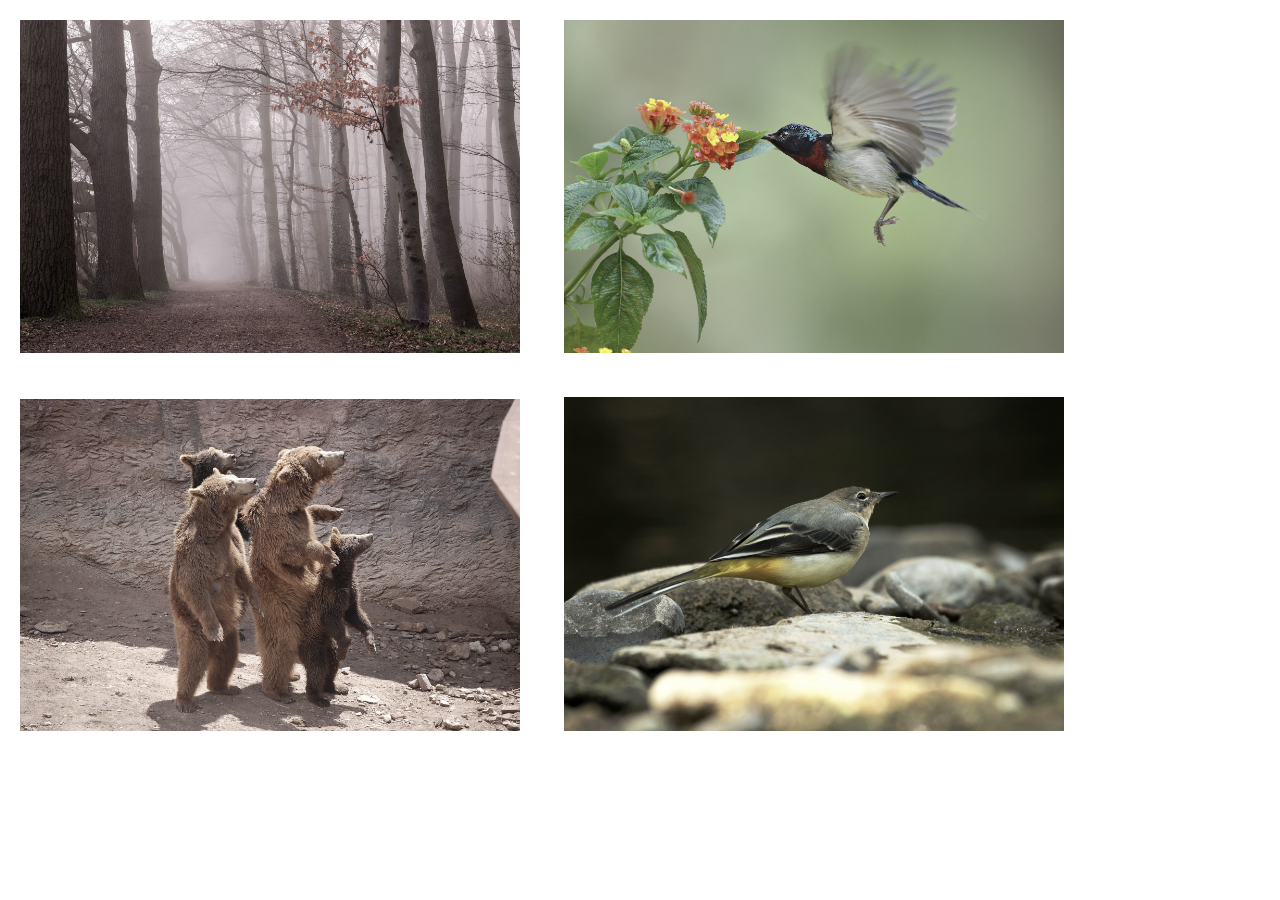
<file: filter/index.html>
<!DOCTYPE html>
<html lang="en">
<head>
  <meta charset="UTF-8">
  <meta http-equiv="X-UA-Compatible" content="IE=edge">
  <meta name="viewport" content="width=device-width, initial-scale=1.0">


<link rel="stylesheet" href="css/style.css">

<title>Css effects</title>
</head>
<body>

  <div class="box">
    <img src="img/bosco.jpg" alt="">
  </div>
  <div class="box">
    <img src="img/colibri.jpg" alt="">
  </div>
  <div class="box">
    <img src="img/orsi.jpg" alt="">
  </div>
  <div class="box">
    <img src="img/passero.jpg" alt="">
  </div>

</body>
</html>
</file>
<file: filter/css/style.css>
*{
  margin: 0;
  padding: 0;
  box-sizing: border-box;
}

.box{
  width: 500px;
  margin: 20px;
  display: inline-block;
}

.box img{
  width: 100%;
  filter: grayscale(50%);
  transition: all 1s;;
}

.box:hover img{
  filter: grayscale(0) brightness(1.5);
  border-radius: 10px;
}
</file>
